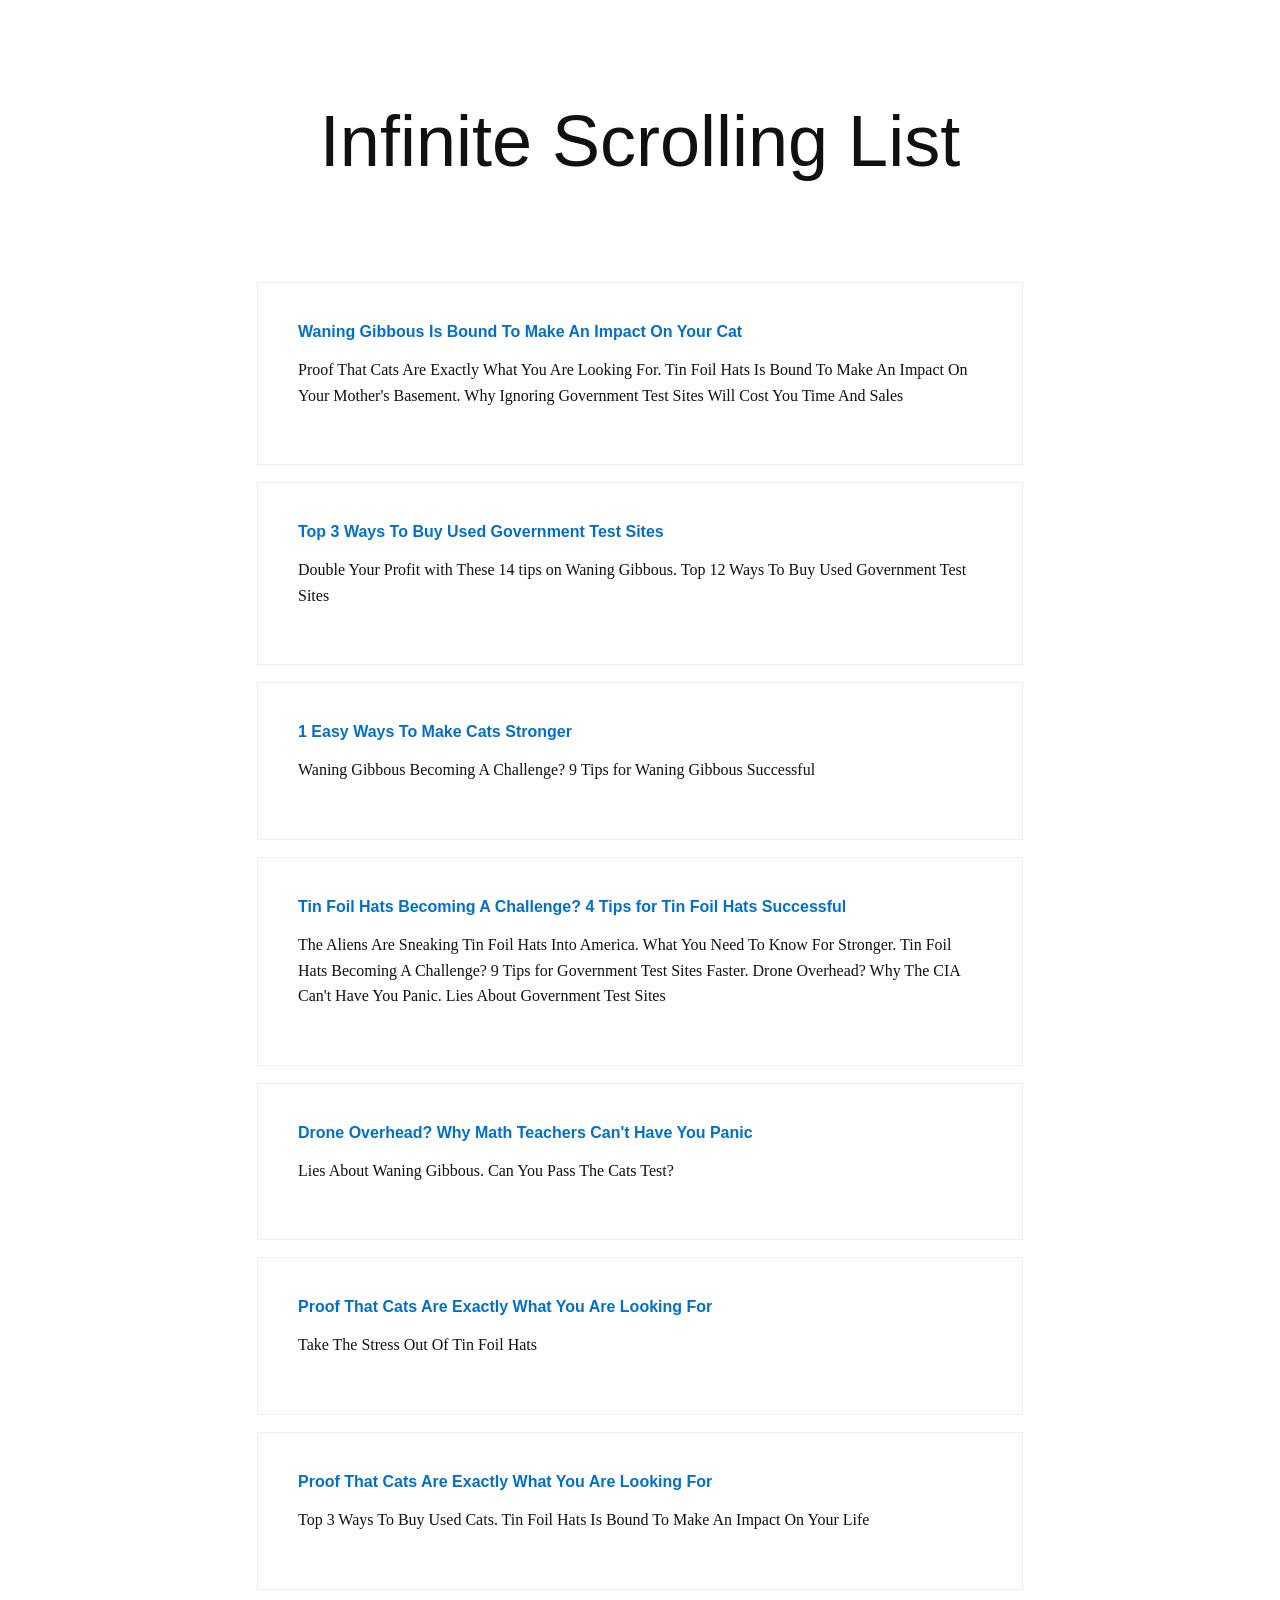
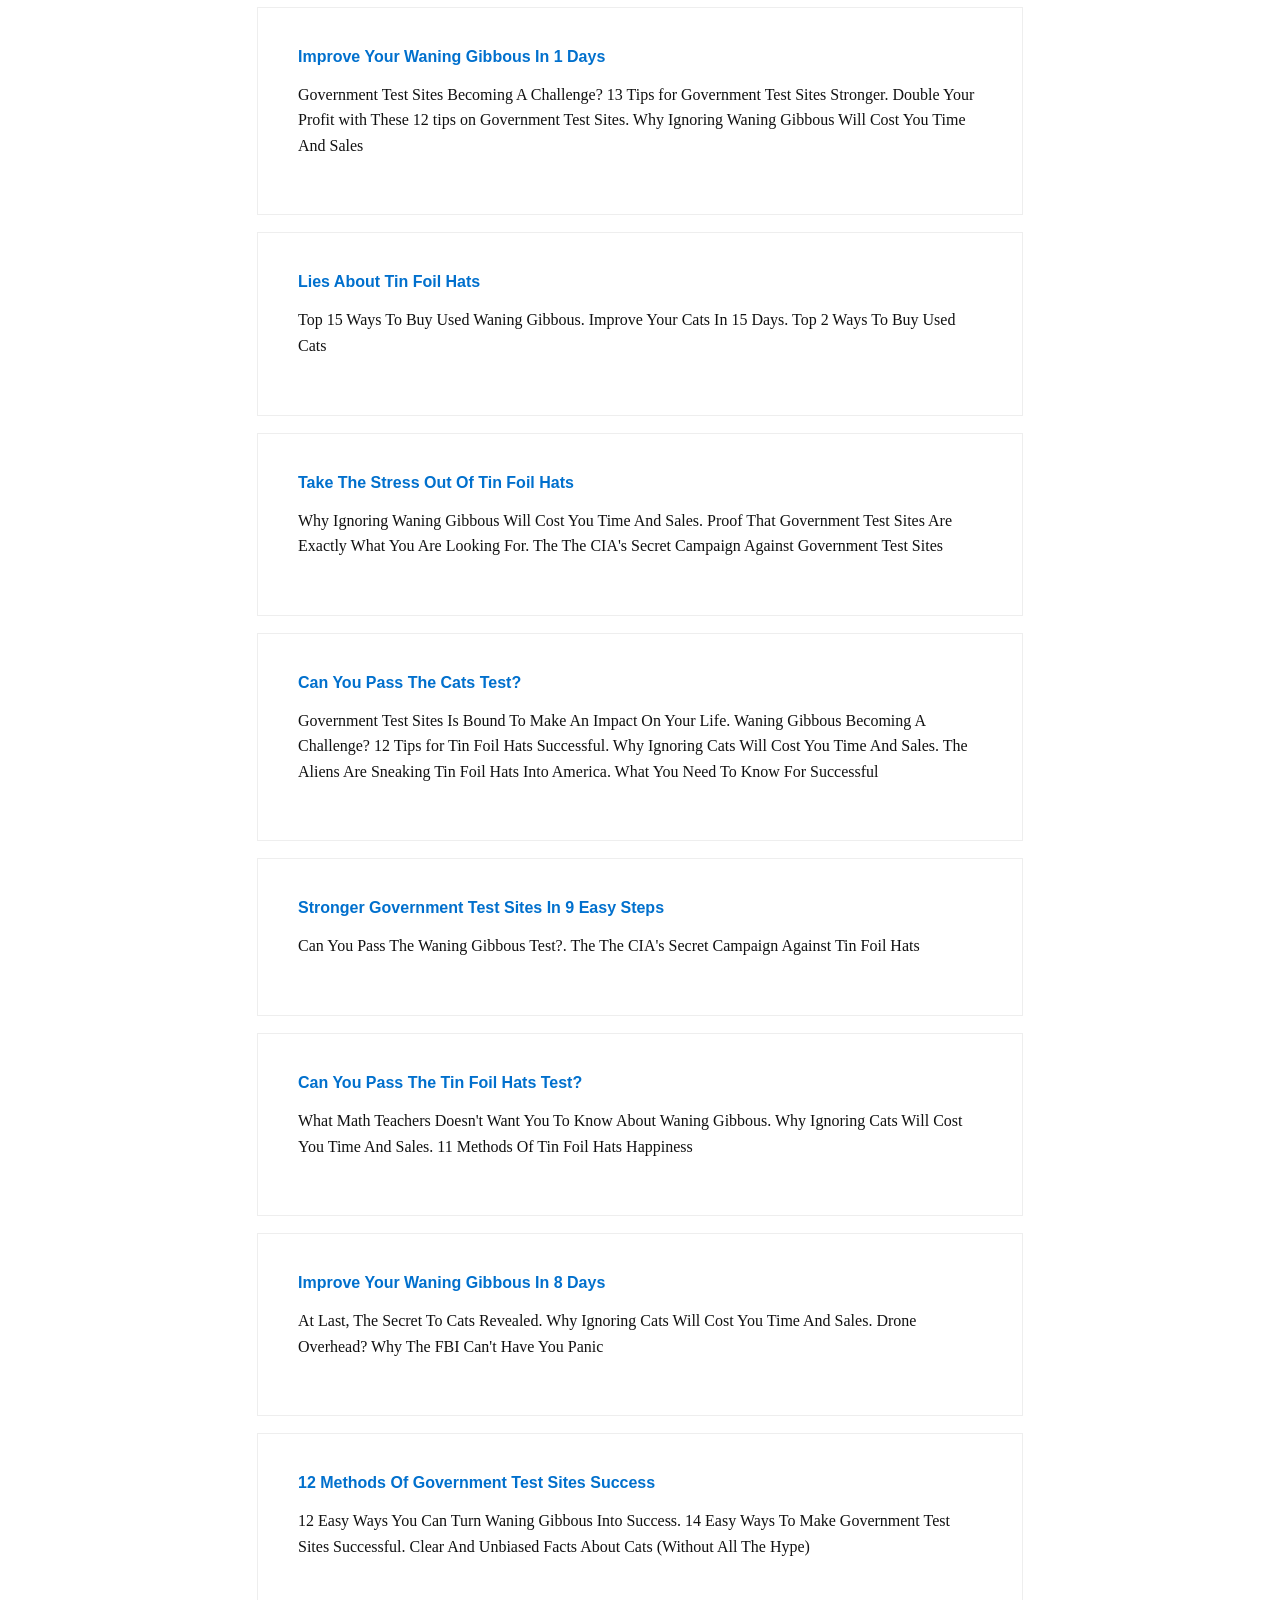
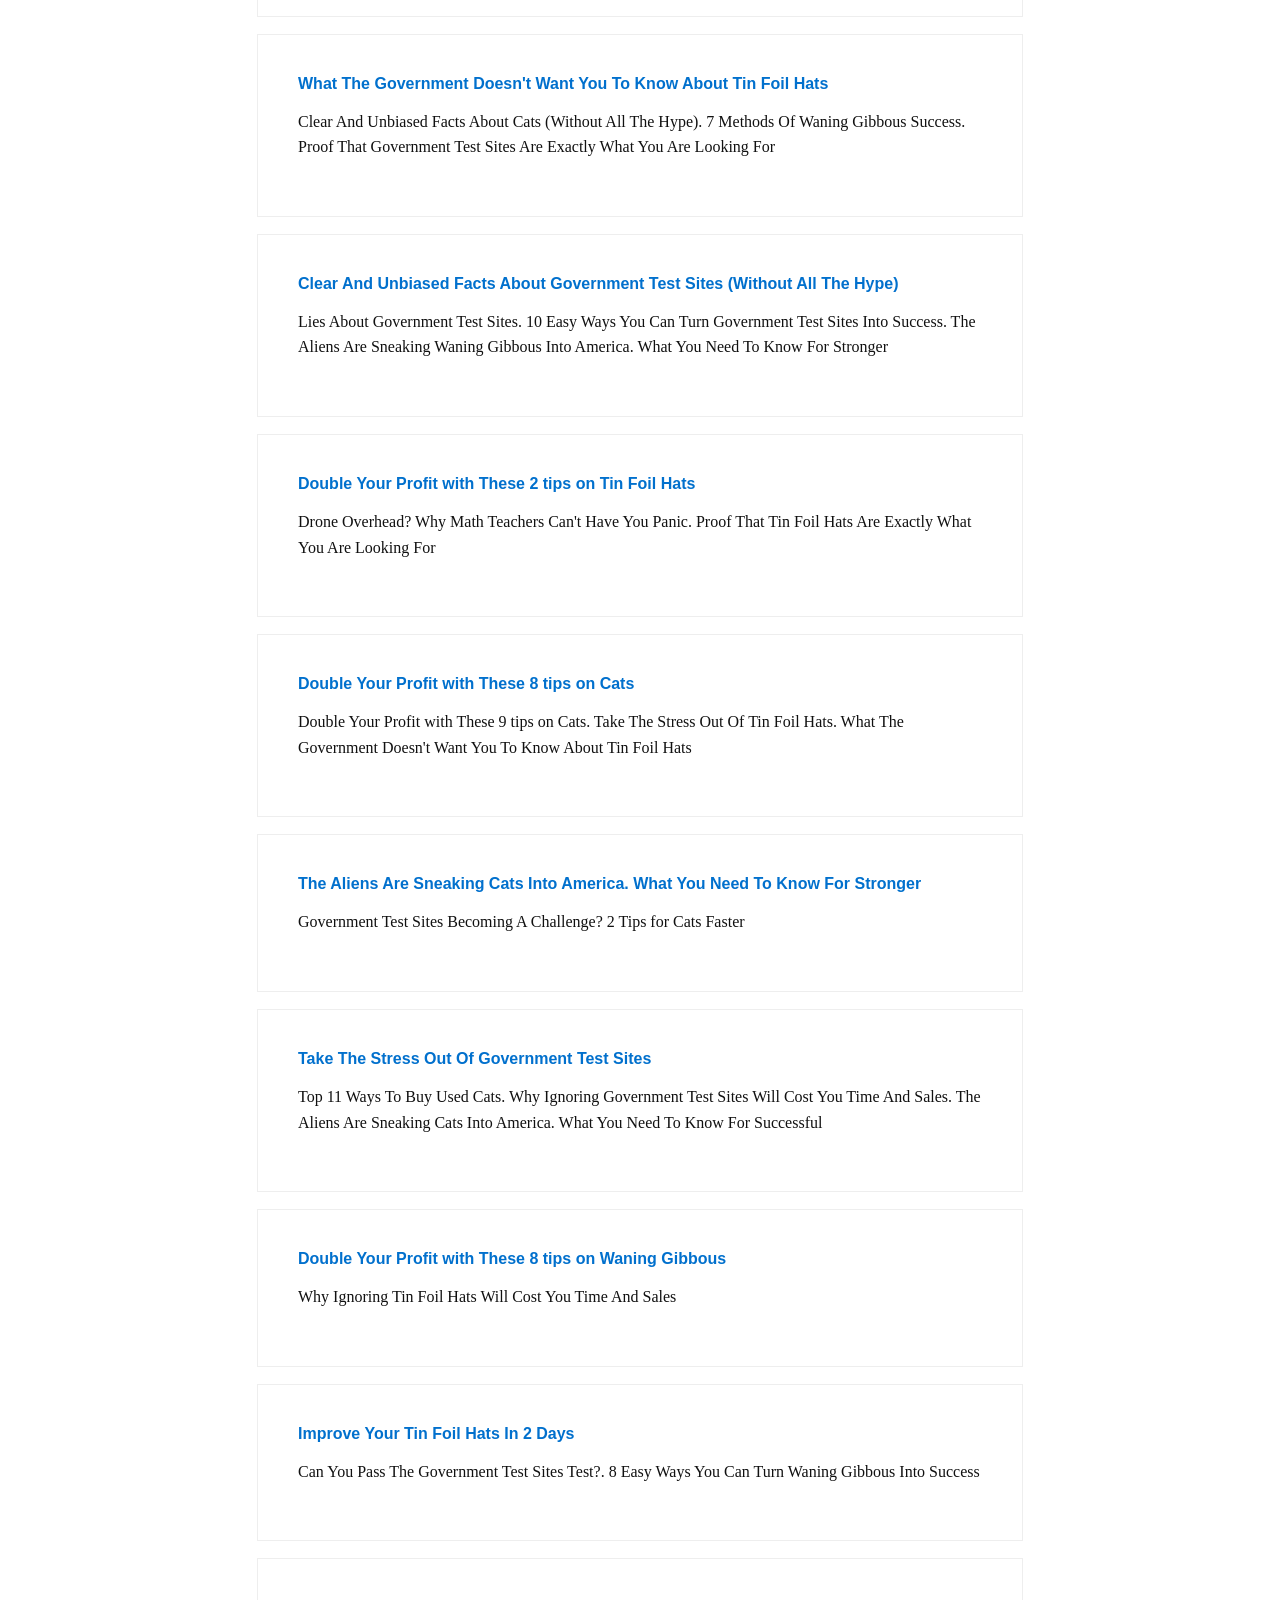
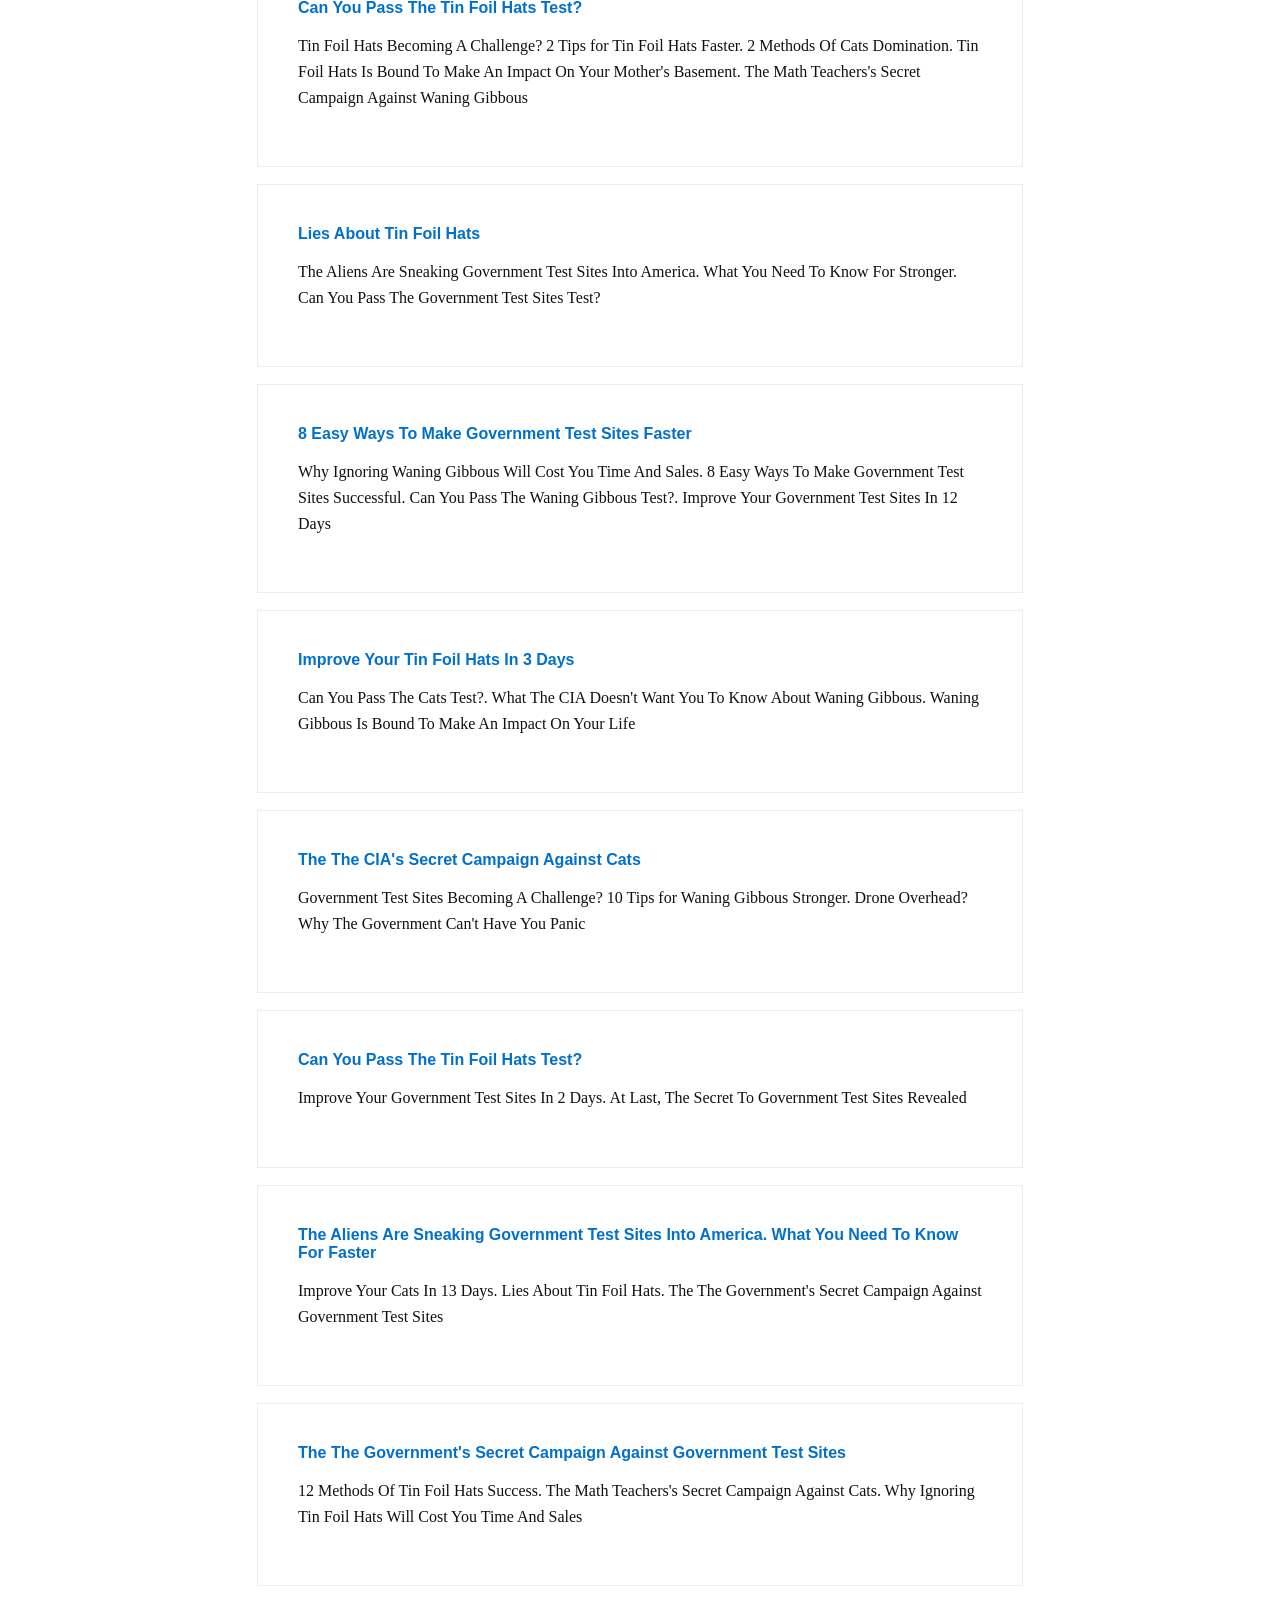
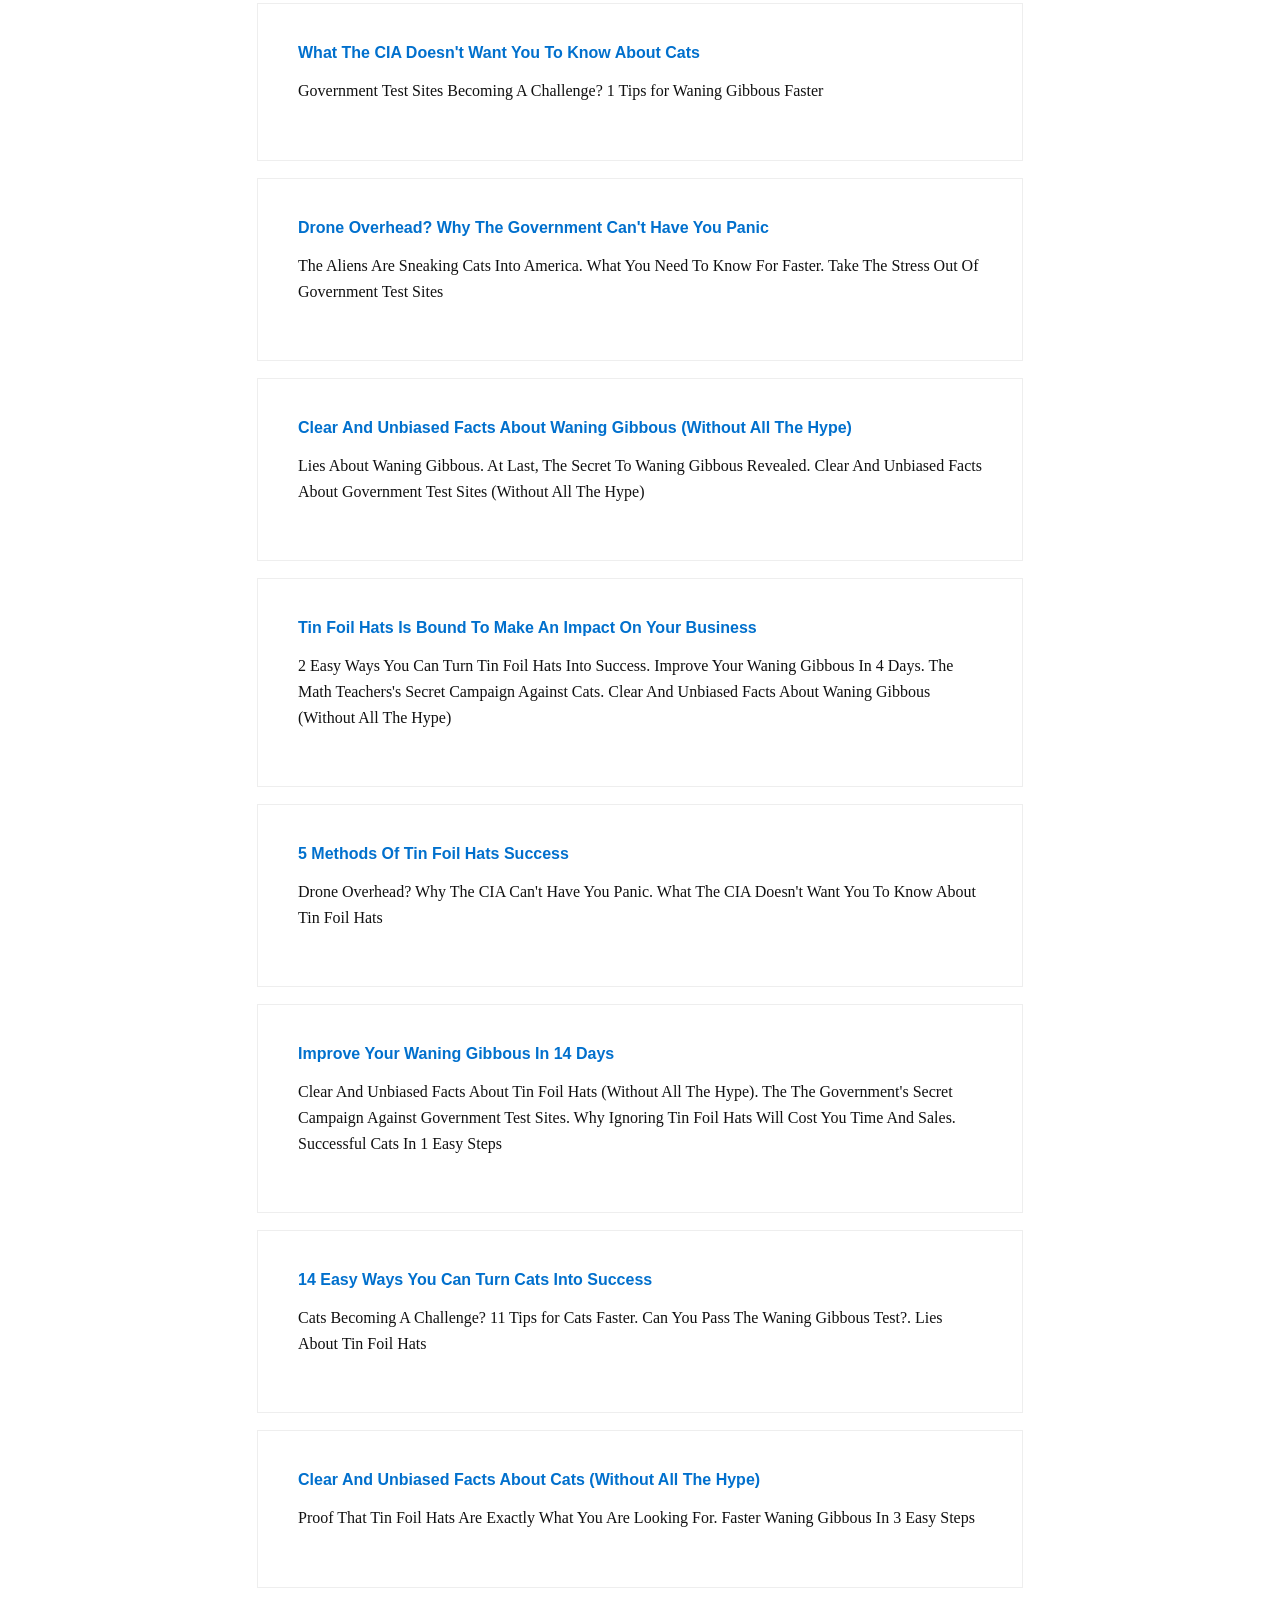
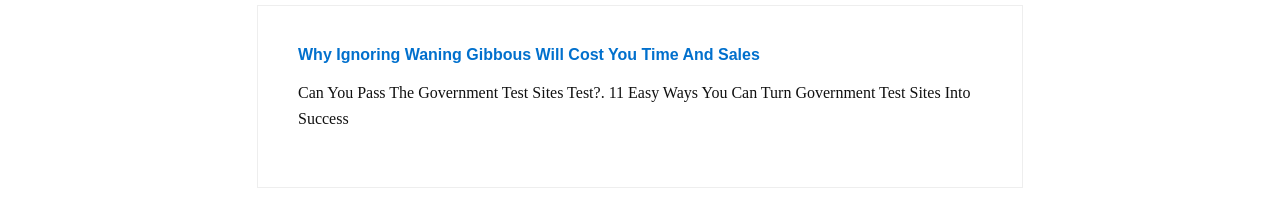
<file: intersection-observer/index.html>
<!DOCTYPE html>
<html>
<head>
	<title>Infinite Scrolling List</title>
	<meta name="theme-color" content="#222127">
	<meta name="viewport" content="width=device-width, initial-scale=1">
<link href="main.4c861ca1a1342a7dd115ded1a6341dad.bundle.css" rel="stylesheet"></head>
<body>
<script type="text/javascript" src="runtime.d41d8cd98f00b204e980.bundle.js"></script><script type="text/javascript" src="main.14a44b5b85c2f356d552.bundle.js"></script></body>
</html>
</file>
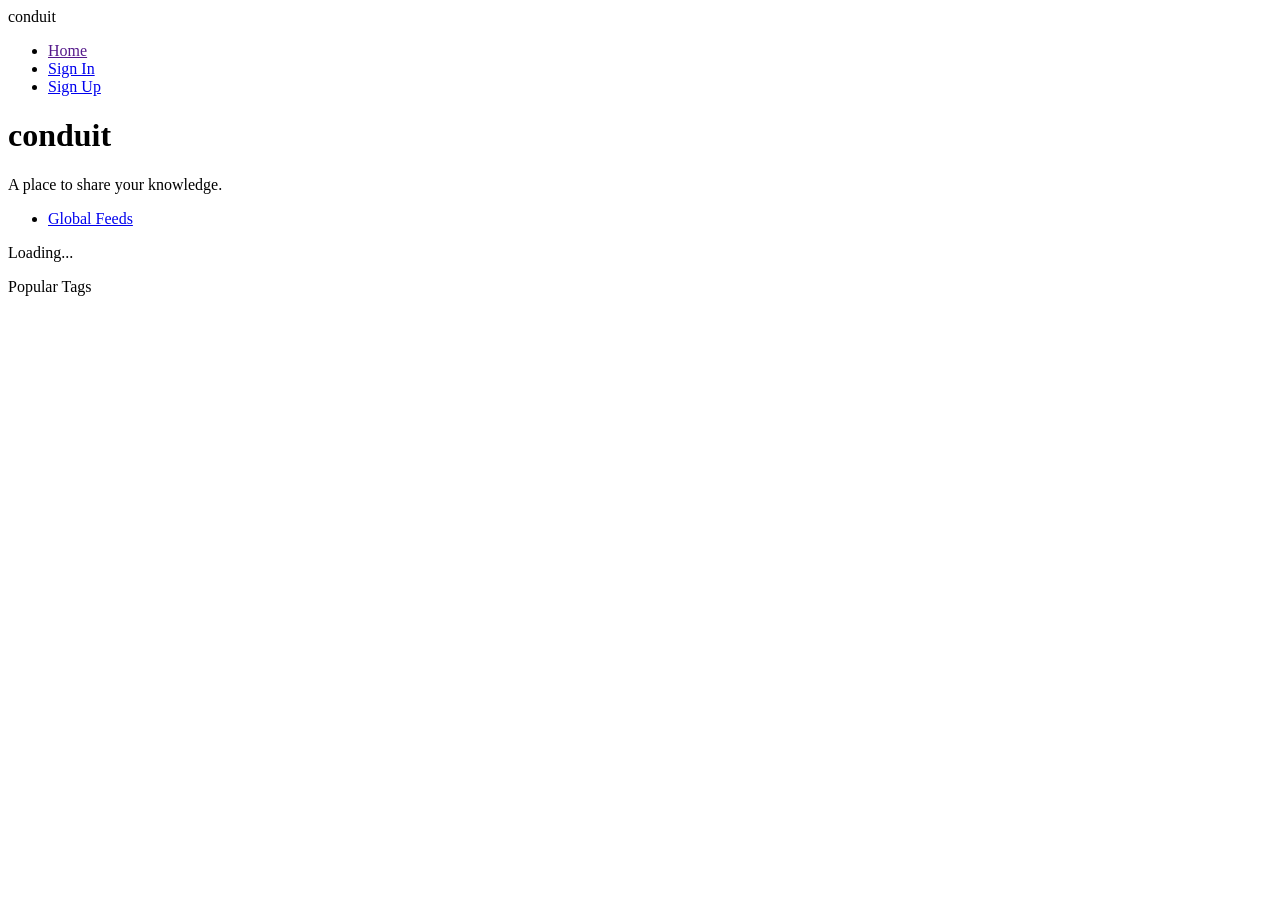
<file: realworld/index.html>
<!DOCTYPE html>
<html>
<head>
	<title>dojo2-realworld</title>
	<meta name="theme-color" content="#222127">
	<meta name="viewport" content="width=device-width, initial-scale=1">
	<link href="//code.ionicframework.com/ionicons/2.0.1/css/ionicons.min.css" rel="stylesheet" type="text/css">
	<link href="//fonts.googleapis.com/css?family=Titillium+Web:700|Source+Serif+Pro:400,700|Merriweather+Sans:400,700|Source+Sans+Pro:400,300,600,700,300italic,400italic,600italic,700italic" rel="stylesheet" type="text/css">
	<link rel="stylesheet" type="text/css" href="//demo.productionready.io/main.css">
<style>
/*!
 * 
 * [Dojo](https://dojo.io/)
 * Copyright [JS Foundation](https://js.foundation/) & contributors
 * [New BSD license](https://github.com/dojo/meta/blob/master/LICENSE)
 * All rights reserved
 * 
 */
</style></head>
<body>
	<div id="app"></div>
<script>
	(function () {
		var paths = [""];
		var html = ["<div id=\"app\"><nav class=\"navbar navbar-light\"><div class=\"container\"><a class=\"navbar-brand\">conduit</a><ul class=\"nav navbar-nav pull-xs-right\"><li class=\"nav-item\"><a class=\"nav-link active\" href=\"\">Home</a></li><li class=\"nav-item\"><a class=\"nav-link\" href=\"login\">Sign In</a></li><li class=\"nav-item\"><a class=\"nav-link\" href=\"register\">Sign Up</a></li></ul></div></nav><div class=\"home-page\"><div class=\"banner\"><div class=\"container\"><h1 class=\"logo-font\">conduit</h1><p>A place to share your knowledge.</p></div></div><div class=\"container page\"><div class=\"row\"><div class=\"col-md-9\"><div class=\"feed-toggle\"><ul class=\"nav nav-pills outline-active\"><li class=\"nav-item\"><a href=\"#/\" class=\"nav-link active\">Global Feeds</a></li></ul></div><div class=\"article-preview\">Loading...</div></div><div class=\"col-md-3\"><div class=\"sidebar\"><p>Popular Tags</p><div class=\"tag-list\"></div></div></div></div></div></div></div>"];
		var element = document.getElementById('app');
		var target;
		paths.some(function (path, i) {
			var match = (typeof path === 'string' && path === window.location.hash) || path && (typeof path === 'object' && path.match && new RegExp(path.match.join('|')).test(window.location.hash));
			if (match) {
				target = html[i];
			}
			return match;
		});
		if (target && element) {
			var frag = document.createRange().createContextualFragment(target);
			element.parentNode.replaceChild(frag, element);
		}
	}())
</script><link rel="stylesheet" href="main.752063a49ff926e7e7f2ee01b3c20679.bundle.css" media="none" onload="if(media!='all')media='all'" /><script type="text/javascript" src="runtime.d41d8cd98f00b204e980.bundle.js"></script><script type="text/javascript" src="main.fbe500007b9bbf9c300b.bundle.js"></script></body>
</html>
</file>
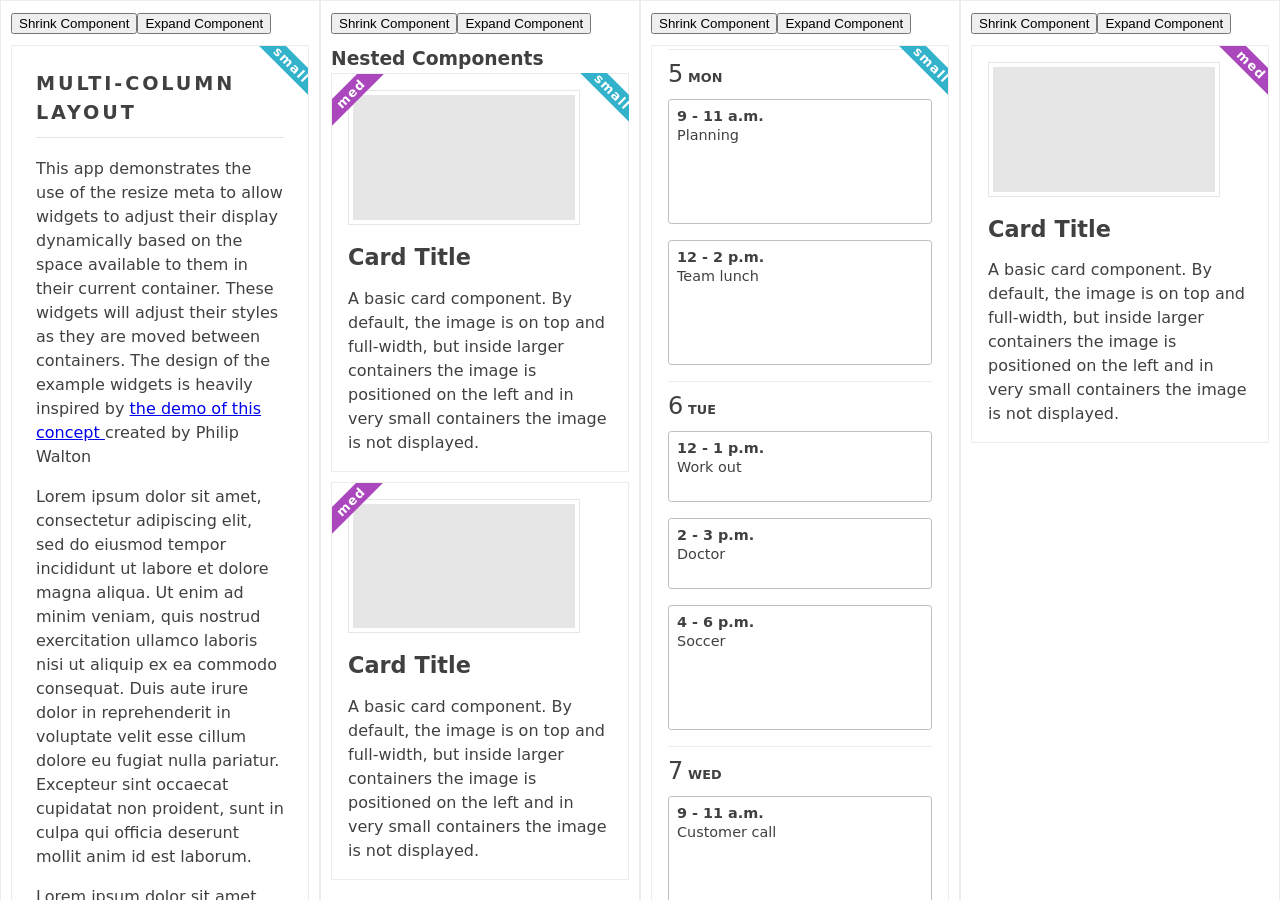
<file: resize-observer/index.html>
<!DOCTYPE html>
<html>
<head>
	<title>Dojo 2 Resize Observer Demo</title>
	<meta name="theme-color" content="#222127">
	<meta name="viewport" content="width=device-width, initial-scale=1">
	<meta charset="UTF-8">
	<meta name="google" content="notranslate">
	<meta http-equiv="Content-Language" content="en">
<link href="main.81be713306d9d2cf263e21b96c10422a.bundle.css" rel="stylesheet"></head>
<body>
<script type="text/javascript" src="runtime.d41d8cd98f00b204e980.bundle.js"></script><script type="text/javascript" src="main.a343474dbb0de865a283.bundle.js"></script></body>
</html>
</file>
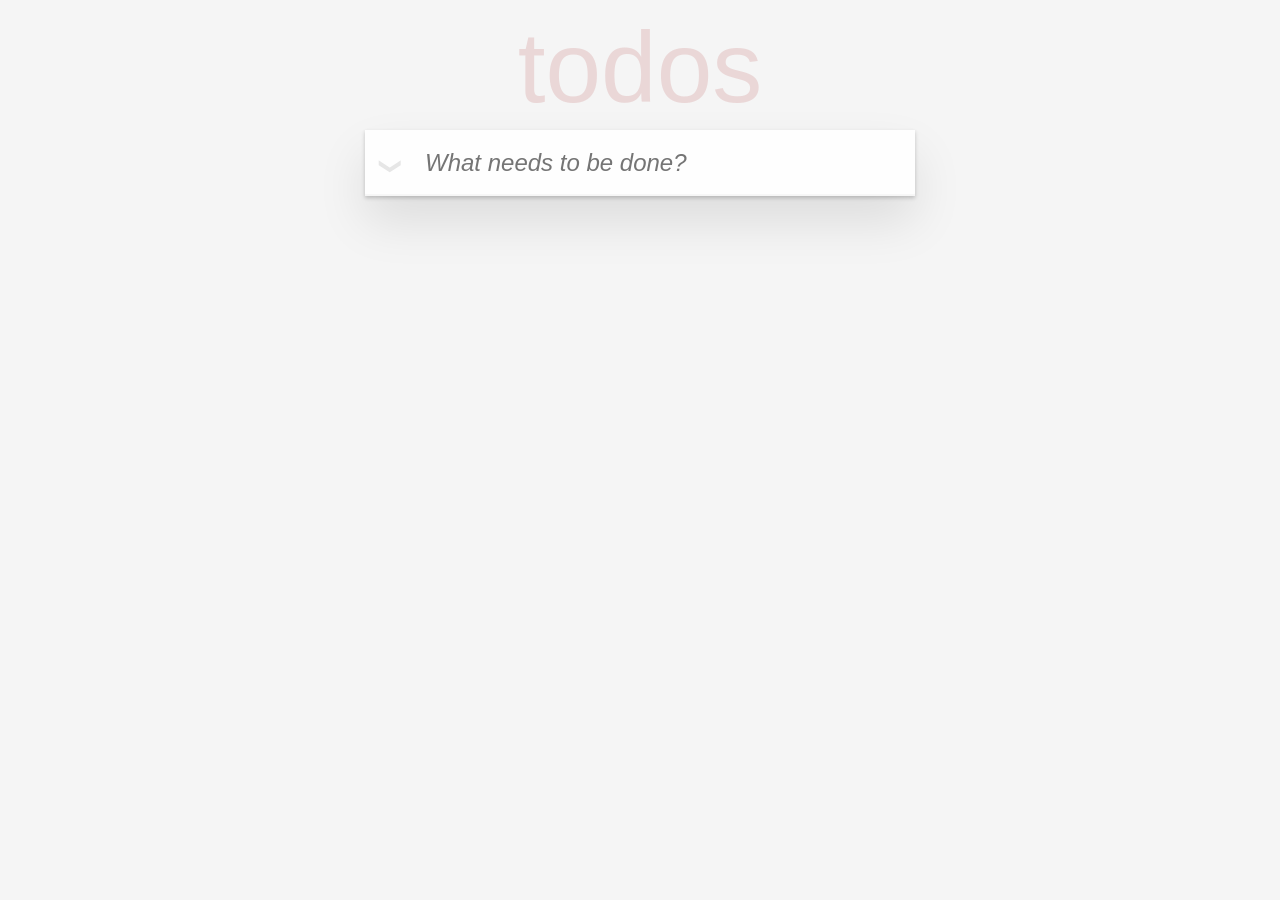
<file: todo-mvc-tsx/index.html>
<!DOCTYPE html>
<html lang="en">
<head>
	<title>todomvc</title>
<link href="main.427cfc0dd517220fea1081e4d2157811.bundle.css" rel="stylesheet"></head>
<body>
<script type="text/javascript" src="runtime.d41d8cd98f00b204e980.bundle.js"></script><script type="text/javascript" src="main.1e8aa9fff2ab6811633b.bundle.js"></script></body>
</html>
</file>
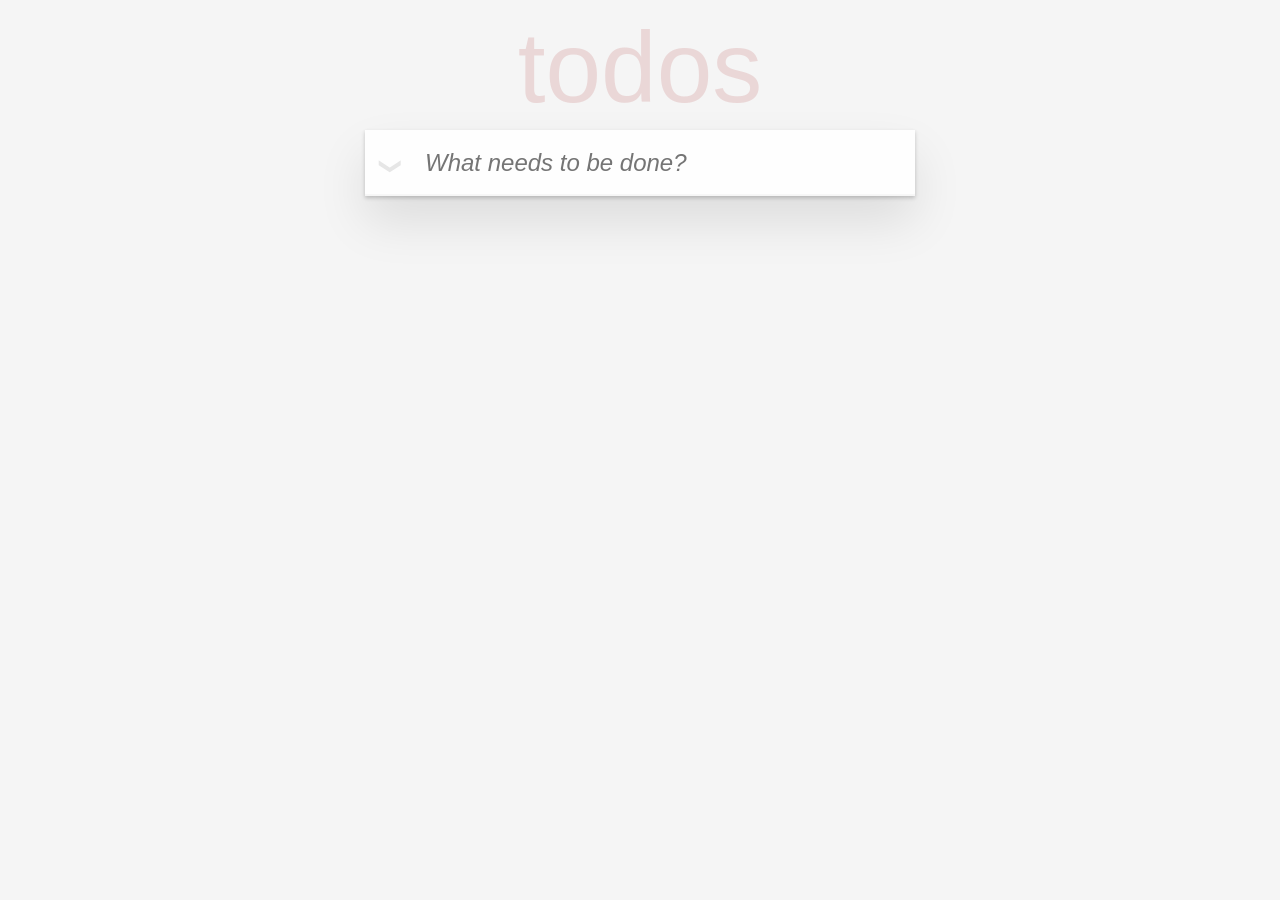
<file: todo-mvc/index.html>
<!DOCTYPE html>
<html lang="en">
<head>
	<title>todomvc</title>
<link href="main.36b99bd852265d7d27e74ffae05099bd.bundle.css" rel="stylesheet"></head>
<body>
<script type="text/javascript" src="runtime.d41d8cd98f00b204e980.bundle.js"></script><script type="text/javascript" src="main.edf71426ef8888c1c04f.bundle.js"></script></body>
</html>
</file>
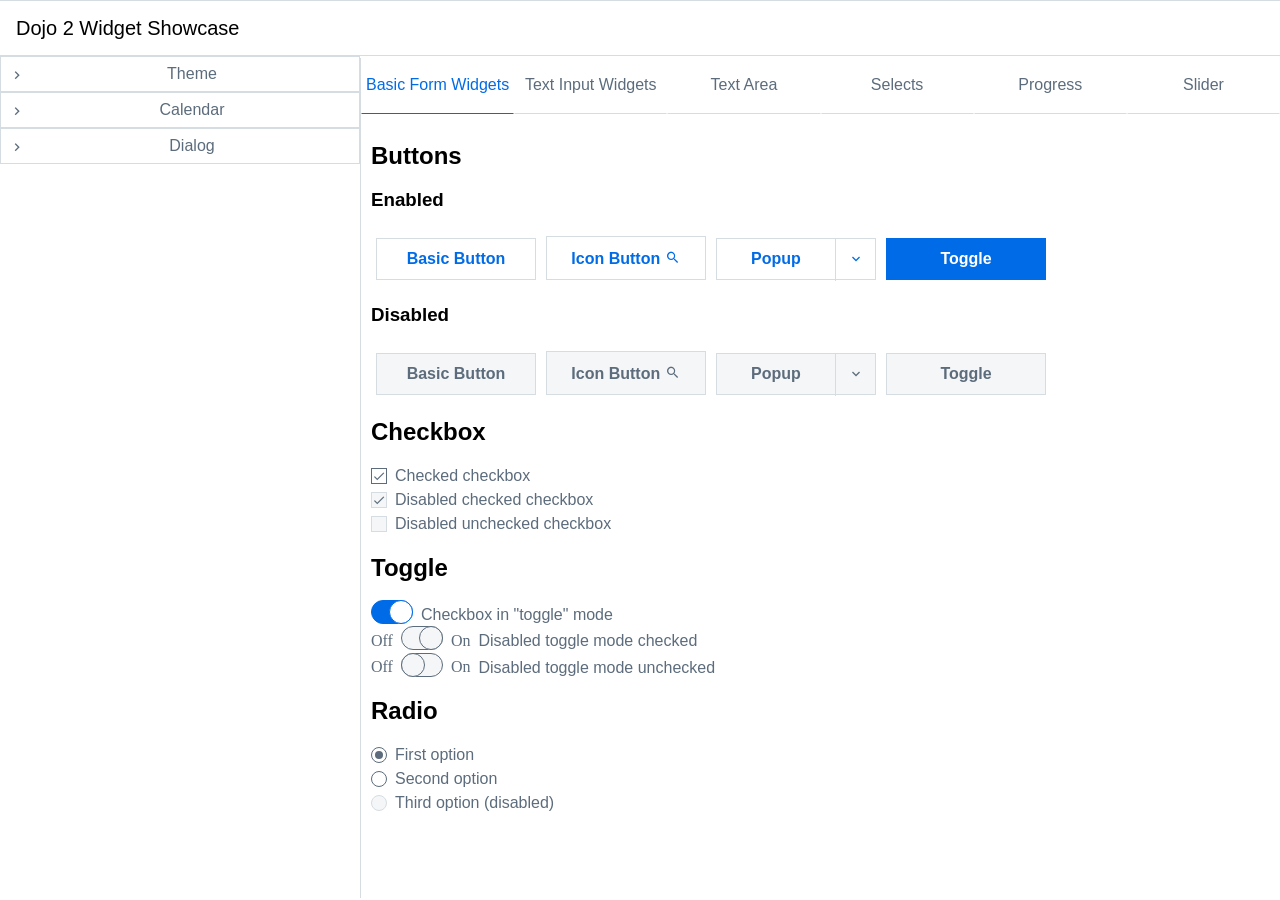
<file: widget-showcase/index.html>
<!DOCTYPE html>
<html lang="en">
<head>
	<title>showcase</title>
	<meta name="theme-color" content="#222127">
	<meta name="viewport" content="width=device-width, initial-scale=1">
<link href="main.24277028c7c252d124d4a956af223c83.bundle.css" rel="stylesheet"></head>
<body>
<script type="text/javascript" src="runtime.d41d8cd98f00b204e980.bundle.js"></script><script type="text/javascript" src="main.7216f9f22a1873bf1570.bundle.js"></script></body>
</html>
</file>
<file: intersection-observer/main.4c861ca1a1342a7dd115ded1a6341dad.bundle.css>
/*!
 * 
 * [Dojo](https://dojo.io/)
 * Copyright [JS Foundation](https://js.foundation/) & contributors
 * [New BSD license](https://github.com/dojo/meta/blob/master/LICENSE)
 * All rights reserved
 * 
 */
/* Put your styles and imports here */
body {
	color: #111;
	background: white;
	font-family: sans-serif;
}
._3a6TFzZN {
  height: 1px;
  visibility: hidden;
}
._2lj42nnf {
  max-width: 800px;
  margin: 100px auto 0;
}

._1xQidiHf {
  font-weight: 300;
  font-size: 72px;
  text-align: center;
  margin: 0 0 100px 0;
}

._1d4IFvBC {
  background-color: white;
  padding: 40px;
  border: 1px solid #eee;
  margin: 17px;
}

.txbJptnK {
  font-size: 16px;
  font-weight: bold;
  margin: 0;
  color: #0170cd;
}

._16TyJB9P {
  font-family: serif;
  font-size: 16px;
  line-height: 1.6em;
}

/*# sourceMappingURL=main.4c861ca1a1342a7dd115ded1a6341dad.bundle.css.map*/
</file>
<file: realworld/main.752063a49ff926e7e7f2ee01b3c20679.bundle.css>
/*!
 * 
 * [Dojo](https://dojo.io/)
 * Copyright [JS Foundation](https://js.foundation/) & contributors
 * [New BSD license](https://github.com/dojo/meta/blob/master/LICENSE)
 * All rights reserved
 * 
 */
/* Put your styles and imports here */

/*# sourceMappingURL=main.752063a49ff926e7e7f2ee01b3c20679.bundle.css.map*/
</file>
<file: resize-observer/main.81be713306d9d2cf263e21b96c10422a.bundle.css>
/*!
 * 
 * [Dojo](https://dojo.io/)
 * Copyright [JS Foundation](https://js.foundation/) & contributors
 * [New BSD license](https://github.com/dojo/meta/blob/master/LICENSE)
 * All rights reserved
 * 
 */
html, body {
	width: 100%;
	height: 100%;
	margin: 0;
	padding: 0;
	font: 1em/1.5 system-ui, -apple-system, BlinkMacSystemFont, Segoe UI, Roboto, Oxygen, Ubuntu, Cantarell, Fira Sans, Droid Sans, Helvetica Neue,-apple-system,BlinkMacSystemFont,Segoe UI,Roboto,Oxygen,Ubuntu,Cantarell,Droid Sans,Helvetica Neue;
	color: #404040;
}


h1, h2, h3, p {
	padding: 0;
	margin: 0;
	-webkit-user-select: none;
	   -moz-user-select: none;
	    -ms-user-select: none;
	        user-select: none;
}
._3XUksEj4 {
	color: #fff;
	background: #fff;
	font-size: .8em;
	font-weight: 700;
	letter-spacing: .1em;
	position: absolute;
	right: -3.1em;
	text-align: center;
	top: -1.2em;
	-webkit-transform: rotate(45deg);
	        transform: rotate(45deg);
	-webkit-transform-origin: 0 0;
	        transform-origin: 0 0;
	width: 6em;
	z-index: 10;
	-webkit-transition: all 0.5s ease-in;
	transition: all 0.5s ease-in;
}
._2WhK20A4 {
}

._3rz-B08W {
	position: relative;
	background: hsl(0, 0%, 100%);
	border: 1px solid hsl(0, 0%, 93%);
	padding: 0.2em 1em;
	overflow: hidden
}

._3rz-B08W ._2WhK20A4 {
	background: #33b2cc;
}

._3rz-B08W .Tl6C8QWm {
	display: none;
}

._3rz-B08W ._1NQ4GCnM {
	border-top: 1px solid hsl(0, 0%, 92.5%);
}

._3rz-B08W ._1NQ4GCnM:first-of-type {
	border: 0;
}

._3rz-B08W .zGR5xPvz {
	position: relative;
	-webkit-box-flex: 0;
	    -ms-flex: 0 0 4em;
	        flex: 0 0 4em;
	margin-right: 1em;
}

._3rz-B08W .TSCfqkQd {
	display: -webkit-box;
	display: -ms-flexbox;
	display: flex;
	-webkit-box-align: baseline;
	    -ms-flex-align: baseline;
	        align-items: baseline;
	padding: 0.75em 0;
}

._3rz-B08W ._2oaiphi3 {
	font-size: 1.5em;
	font-weight: 500;
	line-height: 1;
	margin-right: 0.2em;
}

._3rz-B08W ._3PpnXwcK {
	font-size: 0.8em;
	text-transform: uppercase;
	font-weight: 600;
}

._3rz-B08W ._Xrpeetm {
	margin: 0;
	max-width: 100%;
	padding: 0;
}

._3rz-B08W ._15-GYKHF {
	border: 1px solid hsl(0, 0%, 75%);
	border-radius: 0.2em;
	cursor: pointer;
	line-height: 1.2;
	list-style: none;
	margin: 0 0 1em;
	padding: 0.5em;
}

._3rz-B08W .sztuDVP8 {
	font-size: 0.9em;
	font-weight: 600;
	margin-bottom: 0.1em;
}

._3rz-B08W ._1nG2dA1z {
	font-size: 0.9em;
}

/* Medium */

._3rz-B08W._352jPojA ._2WhK20A4 {
	background: #ab47bc;
}

._3rz-B08W._352jPojA ._1NQ4GCnM {
	display: -webkit-box;
	display: -ms-flexbox;
	display: flex;
}

._3rz-B08W._352jPojA ._2oaiphi3 {
	margin: 0;
}

._3rz-B08W._352jPojA ._Xrpeetm {
	-webkit-box-flex: 1;
	    -ms-flex: 1 0 0%;
	        flex: 1 0 0%;
}

._3rz-B08W._352jPojA ._15-GYKHF {
	margin: 1em 0;
}

._3rz-B08W._352jPojA .TSCfqkQd {
	-webkit-box-align: stretch;
	    -ms-flex-align: stretch;
	        align-items: stretch;
	position: -webkit-sticky;
	position: sticky;
	top: 0em;
	left: 0;
	-webkit-box-orient: vertical;
	-webkit-box-direction: normal;
	    -ms-flex-flow: column;
	        flex-flow: column;
	padding: 0.75em 0;
	text-align: center;
}

._3rz-B08W._352jPojA ._3PpnXwcK {
	font-size: 0.8em;
	text-transform: uppercase;
	font-weight: 600;
}

._3rz-B08W._352jPojA ._2oaiphi3 {
	font-size: 2.5em;
	font-weight: 300;
	line-height: 1;
}

/* Large */

._3rz-B08W._3TD8zvo8 ._2WhK20A4 {
	background: #40bf80;
}

._3rz-B08W._3TD8zvo8 {
	display: -webkit-box;
	display: -ms-flexbox;
	display: flex;
	padding: 1.5em;
}

._3rz-B08W._3TD8zvo8 .Tl6C8QWm {
	display: block;
	margin-top: 4.5em;
	min-width: 4em;
}

._3rz-B08W._3TD8zvo8 ._1rKkSpGV {
	border-top: 1px solid #eee;
	font-size: 0.8em;
	height: 4.16625em;
	list-style: none;
	padding-top: 0.25em;
}

._3rz-B08W._3TD8zvo8 ._1NQ4GCnM {
	-webkit-box-flex: 1;
	    -ms-flex: 1 0 0%;
	        flex: 1 0 0%;
	min-width: 0;
	border: 0;
	border-left: 1px solid #eee;
	-webkit-box-orient: vertical;
	-webkit-box-direction: normal;
	    -ms-flex-flow: column;
	        flex-flow: column;
	padding: 0 1em;
}

._3rz-B08W._3TD8zvo8 ._1NQ4GCnM:last-child {
	padding-right: 0;
}

._3rz-B08W._3TD8zvo8 .zGR5xPvz {
	position: static;
}

._3rz-B08W._3TD8zvo8 ._2d-DQ_zK .TSCfqkQd {
	padding: 0;
	position: static;
	text-align: left;
	height: 4.5em;
	overflow: hidden;
}

._3rz-B08W._3TD8zvo8 ._Xrpeetm {
	position: relative;
}

._3rz-B08W._3TD8zvo8 ._15-GYKHF {
	margin: 0;
	position: absolute;
	width: 100%;
}

._3rz-B08W._3TD8zvo8 ._1nG2dA1z {
	font-size: 0.8em;
}
._21beY3jn {
	border: 1px solid rgba(0, 0, 0, .075);
	display: -webkit-box;
	display: -ms-flexbox;
	display: flex;
	-webkit-box-flex: row;
	    -ms-flex: row;
	        flex: row;
	padding: 1em;
	position: relative;
	overflow: hidden;
}

._123rrusC {
	padding: 0;
	margin: 0;
}

._2DHqJPJa ._1ePcXx8S {
	background: #40bf80;
}

._2DHqJPJa ._1O9-Y5vU {
	background: #40bf80;
}

._2l7gO1cf {
	-webkit-box-orient: vertical;
	-webkit-box-direction: normal;
	    -ms-flex-flow: column;
	        flex-flow: column
}

._2l7gO1cf ._3Qyy4rdF {
	padding-right: none;
	border-right: none;
	margin-bottom: 1em !important;
}

._2l7gO1cf ._1ePcXx8S {
	background: #ab47bc;
}

._2l7gO1cf ._1O9-Y5vU {
	background: #ab47bc;
}

._2Dp3MCDs ._3Qyy4rdF {
	display: none;
}

._2Dp3MCDs ._1ePcXx8S {
	background: #33b2cc;
}

._2Dp3MCDs ._1O9-Y5vU {
	background: #33b2cc;
}

._1ePcXx8S {
}

._1O9-Y5vU {
    color: #fff;
    background: #fff;
    font-size: .8em;
    font-weight: 700;
    letter-spacing: .1em;
    position: absolute;
    left: -1.2em;
    text-align: center;
    top: 3.1em;
    -webkit-transform: rotate(-45deg);
            transform: rotate(-45deg);
    -webkit-transform-origin: 0 0;
            transform-origin: 0 0;
    width: 6em;
    z-index: 10;
    -webkit-transition: all 0.5s ease-in;
    transition: all 0.5s ease-in;
}

._2rlaoN2Y {
	border: 1px solid #e6e6e6;
	padding: .25em;
}

._2rlaoN2Y:after {
	background: #e6e6e6;
	content: "";
	display: block;
	height: 0;
	padding-top: 56.25%;
	width: 100%;
}

._3Qyy4rdF {
	border-right: 1px solid #eee;
	-webkit-box-flex: 2;
	    -ms-flex: 2;
	        flex: 2;
	margin-bottom: 0;
	margin-right: 1em;
	min-width: 0;
	padding-right: 1em;
}

._31cQ3pOy {
	font-size: 1.4em;
	font-weight: 600;
	margin-bottom: .53571em;
}

._3v1f_HuK {
	-webkit-box-flex: 5;
	    -ms-flex: 5;
	        flex: 5;
	min-width: 0;
}
._3ynf-VSC {
	border: 1px solid rgba(0, 0, 0, .075);
	overflow-y: auto;
	-webkit-transition: width .3s ease-in-out;
	transition: width .3s ease-in-out;
	padding: 10px;
}

.Xfkhm6zQ {
	margin-bottom: 10px;
}

._39xpQqNe {
	width: 0;
	border: none;
	padding: 0;
}

.sNvB3vXB {
	width: 12.5%;
}

.AF8qi_ww {
	width: 25%;
}

._2-Grwmox {
	width: 37.5%;
}

.HuMEAVdF {
	width: 50%
}

._360CbFMN {
	width: 62.5%
}

.O37Gcnrj {
	width: 75%
}

._1vni1xrT {
	width: 87.5%;
}

.Vku8FO-l {
	width: 100%;
	-webkit-transition: none;
	transition: none;
}
._25Pck9HL {
	background: #fff;
	border: 1px solid rgba(0, 0, 0, .075);
	padding: 1.5em;
	position: relative;
	overflow: hidden;
}

._1S7-hvu8 {}

._1hgJd0SK {
	padding: 0;
	margin: 0;
}

._2ZQNhv-V ._1S7-hvu8 {
	-webkit-column-count: 3;
	        column-count: 3;
}

._2ZQNhv-V .lQ3i_jQI {
	background: #40bf80;
}

._1uR4_pC_ ._1S7-hvu8 {
	-webkit-column-count: 2;
	        column-count: 2;
}

._1uR4_pC_ .lQ3i_jQI {
	background: #ab47bc;
}

._2HBF9hc1 ._1S7-hvu8 {
	-webkit-column-count: 1;
	        column-count: 1;
}

._2HBF9hc1 .lQ3i_jQI {
	background: #33b2cc;
}

._3LLrYYZ1 {
	border-bottom: 1px solid rgba(0, 0, 0, .1);
	font-weight: 700;
	letter-spacing: .15em;
	margin-bottom: 1em;
	padding-bottom: .5em;
	text-transform: uppercase;
	font-size: 1.2em;

}

._25Pck9HL p {
	margin: 0 0 1em;
}

.lQ3i_jQI {
}
._3elGDvGb {
    display: grid;
    position: relative;
    overflow: hidden
}

._3elGDvGb > div {
    margin-bottom: 10px;
}

._2m2npKvR {
    grid-template-columns: 1fr
}

._2m2npKvR .MvCw-bNk {
    background: #33b2cc;
}

._2zSjkR65 {
    grid-template-columns: 1fr 1fr
}

._2zSjkR65 .MvCw-bNk {
    background: #40bf80;
}

.MvCw-bNk {
}
.K8T1JJ0x{cursor:pointer;display:inline-block}._2LG7Cr_Y:before{border-bottom:2px solid #000;border-right:2px solid #000;box-sizing:border-box;content:"";display:inline-block;height:1em;margin:-1em .5em 0 0;transform:rotate(45deg);width:.5em}._3x8T4NsI,._3x8T4NsI:hover{cursor:default}
/*# sourceMappingURL=[data-uri] */@font-face{font-family:dojo2;src:url(1jRzby-N.ttf) format("truetype"),url(6KF-s-BX.woff) format("woff"),url(1LTNJcFj.svg#dojo2) format("svg");font-weight:400;font-style:normal}._3tF1vZM-{font-family:dojo2!important;speak:none;font-style:normal;font-weight:400;font-feature-settings:normal;font-variant:normal;text-transform:none;-webkit-font-smoothing:antialiased;-moz-osx-font-smoothing:grayscale}._3GFyIk3G:before{content:"\F078"}._1db8DKc8:before{content:"\F053"}._2a143YET:before{content:"\F054"}.w1WZiet2:before{content:"\F00D"}._2V_909OC:before{content:"\F067"}._27KOe4gH:before{content:"\F068"}.mKil4MCX:before{content:"\F00C"}.Rw4TXrdb:before{content:"\F077"}.b2BPqdCO:before{content:"\F0D8"}._3QpkEw-I:before{content:"\F0D7"}._3MWqsC_b:before{content:"\F002"}._3uXWm-H6:before{content:"\F0C9"}._3V--OLwl:before{content:"\F013"}._3YjJOXWh:before{content:"\F06A"}._3mL91Z0s:before{content:"\F059"}.dZLeo6Sf:before{content:"\F05A"}._1vzkNuNB:before{content:"\F095"}._2y3IH3o2:before{content:"\F040"}._1_x6RqtA:before{content:"\F133"}.HkV2v3yK:before{content:"\F127"}._24-7y_Lz:before{content:"\F041"}._2cTDxmou:before{content:"\F023"}._12PMYHnq:before{content:"\F0E0"}
/*# sourceMappingURL=[data-uri] */._1AeWeApr{border:0;clip:rect(0 0 0 0);height:1px;margin:-1px;overflow:hidden;padding:0;position:absolute;width:1px;white-space:nowrap}._1AeWeApr._1_qANqXi:active,._1AeWeApr._1_qANqXi:focus{clip:auto;height:auto;margin:0;overflow:visible;position:static;width:auto;white-space:inherit}._3QddUiBU{display:none!important}
/*# sourceMappingURL=[data-uri] */._2lj42nnf {
	width: 100%;
	height: 100%;
	position: relative;
	overflow-y: scroll; /* has to be scroll, not auto */
	-webkit-overflow-scrolling: touch;
}

._2hkArE_u {
	height: 25px
}

._2HQoZqQ3 {
	display: -webkit-box;
	display: -ms-flexbox;
	display: flex;
}

/*# sourceMappingURL=main.81be713306d9d2cf263e21b96c10422a.bundle.css.map*/
</file>
<file: todo-mvc-tsx/main.427cfc0dd517220fea1081e4d2157811.bundle.css>
/*!
 * 
 * [Dojo](https://dojo.io/)
 * Copyright [JS Foundation](https://js.foundation/) & contributors
 * [New BSD license](https://github.com/dojo/meta/blob/master/LICENSE)
 * All rights reserved
 * 
 */
html,
body {
	margin: 0;
	padding: 0;
}

button {
	margin: 0;
	padding: 0;
	border: 0;
	background: none;
	font-size: 100%;
	vertical-align: baseline;
	font-family: inherit;
	font-weight: inherit;
	color: inherit;
	-webkit-appearance: none;
	-moz-appearance: none;
	     appearance: none;
	-webkit-font-smoothing: antialiased;
	-moz-osx-font-smoothing: grayscale;
}

body {
	font: 14px 'Helvetica Neue', Helvetica, Arial, sans-serif;
	line-height: 1.4em;
	background: #f5f5f5;
	color: #4d4d4d;
	min-width: 230px;
	max-width: 550px;
	margin: 0 auto;
	-webkit-font-smoothing: antialiased;
	-moz-osx-font-smoothing: grayscale;
	font-weight: 300;
}

:focus {
	outline: 0;
}
._3tjiTPi1 {
	position: absolute;
	top: -155px;
	width: 100%;
	font-size: 100px;
	font-weight: 100;
	text-align: center;
	color: rgba(175, 47, 47, .15);
	text-rendering: optimizeLegibility;
}

._3Rwh3SAS {
	padding: 16px 16px 16px 60px;
	border: none;
	background: rgba(0, 0, 0, .003);
	-webkit-box-shadow: inset 0 -2px 1px rgba(0, 0, 0, .03);
	        box-shadow: inset 0 -2px 1px rgba(0, 0, 0, .03);
	font-style: italic;
	font-weight: 300;
	color: #e6e6e6;
	position: relative;
	margin: 0;
	width: 100%;
	font-size: 24px;
	font-family: inherit;
	font-weight: inherit;
	line-height: 1.4em;
	color: inherit;
	-webkit-box-sizing: border-box;
	        box-sizing: border-box;
	-webkit-font-smoothing: antialiased;
	-moz-osx-font-smoothing: grayscale;
}

._15rbkEUn {
	position: absolute;
	top: 10px;
	left: -12px;
	width: 60px;
	height: 34px;
	text-align: center;
	border: none;
}

._15rbkEUn:before {
	content: '\276F';
	font-size: 22px;
	color: #e6e6e6;
	padding: 10px 27px 10px 27px;
}

._15rbkEUn:checked:before {
	color: #737373;
}

@media screen and (-webkit-min-device-pixel-ratio:0) {
	._15rbkEUn {
		-webkit-transform: rotate(90deg);
		transform: rotate(90deg);
		-webkit-appearance: none;
		-moz-appearance: none;
		     appearance: none;
		background: none;
	}
}

._3mcsN4Xs {
	position: relative;
	font-size: 24px;
	border-bottom: 1px solid #ededed;
}

._3mcsN4Xs:last-child {
	border-bottom: none;
}

._21XY3fHW {
	position: relative;
	margin: 0;
	width: 100%;
	font-size: 24px;
	font-family: inherit;
	font-weight: inherit;
	line-height: 1.4em;
	border: 0;
	color: inherit;
	padding: 6px;
	border: 1px solid #999;
	-webkit-box-shadow: inset 0 -1px 5px 0 rgba(0, 0, 0, .2);
	        box-shadow: inset 0 -1px 5px 0 rgba(0, 0, 0, .2);
	-webkit-box-sizing: border-box;
	        box-sizing: border-box;
	-webkit-font-smoothing: antialiased;
	-moz-osx-font-smoothing: grayscale;
}

._2dKbqESg {
	border-bottom: none;
	padding: 0;
}

._2dKbqESg ._21XY3fHW {
	display: block;
	width: 506px;
	padding: 12px 16px;
	margin: 0 0 0 43px;
}

._2dKbqESg .gnT-S5qY {
	display: none;
}

._3m9j40cW {
	text-align: center;
	width: 40px;
	height: auto;
	position: absolute;
	top: 0;
	bottom: 0;
	margin: auto 0;
	border: none;
	-webkit-appearance: none;
	   -moz-appearance: none;
	        appearance: none;
}

._3m9j40cW:after {
	content: url('data:image/svg+xml;utf8,<svg xmlns="http://www.w3.org/2000/svg" width="40" height="40" viewBox="-10 -18 100 135"><circle cx="50" cy="50" r="50" fill="none" stroke="#ededed" stroke-width="3"/></svg>');
}

._3m9j40cW:checked:after {
	content: url('data:image/svg+xml;utf8,<svg xmlns="http://www.w3.org/2000/svg" width="40" height="40" viewBox="-10 -18 100 135"><circle cx="50" cy="50" r="50" fill="none" stroke="#bddad5" stroke-width="3"/><path fill="#5dc2af" d="M72 25L42 71 27 56l-4 4 20 20 34-52z"/></svg>');
}

@media screen and (-webkit-min-device-pixel-ratio:0) {
	._3m9j40cW {
		height: 40px;
		background: none;
	}
}

._1dmyzxxz {
	word-break: break-all;
	padding: 15px 60px 15px 15px;
	margin-left: 45px;
	display: block;
	line-height: 1.2;
	-webkit-transition: color 0.4s;
	transition: color 0.4s;
}

._23_7MFuK {
	color: #d9d9d9;
	text-decoration: line-through;
}

._2_vRSFAr {
	display: none;
	position: absolute;
	top: 0;
	right: 10px;
	bottom: 0;
	width: 40px;
	height: 40px;
	margin: auto 0;
	font-size: 30px;
	color: #cc9a9a;
	margin-bottom: 11px;
	-webkit-transition: color 0.2s ease-out;
	transition: color 0.2s ease-out;
}

._2_vRSFAr:hover {
	color: #af5b5e;
}

._2_vRSFAr:after {
	content: '\D7';
}

._3mcsN4Xs:hover ._2_vRSFAr {
	display: block;
}

._21XY3fHW {
	display: none;
}

._2dKbqESg:last-child {
	margin-bottom: -1px;
}
._yRMtLyb {
	margin: 0;
	padding: 0;
	list-style: none;
	display: block;
}

._yRMtLyb li {
	position: relative;
	font-size: 24px;
	border-bottom: 1px solid #ededed;
}
.VIB1hrbW {
	margin: 0;
	padding: 0;
	list-style: none;
	position: absolute;
	right: 0;
	left: 0;
}

.VIB1hrbW li {
	display: inline;
}

.VIB1hrbW li a {
	color: inherit;
	margin: 3px;
	padding: 3px 7px;
	text-decoration: none;
	border: 1px solid transparent;
	border-radius: 3px;
}

.VIB1hrbW li a:hover {
	border-color: rgba(175, 47, 47, .1);
}

.VIB1hrbW li a.wtlXPl8u {
	border-color: rgba(175, 47, 47, .2);
}
._1ENEEoly {
	color: #777;
	padding: 10px 15px;
	height: 20px;
	text-align: center;
	border-top: 1px solid #e6e6e6;
}

._1ENEEoly:before {
	content: '';
	position: absolute;
	right: 0;
	bottom: 0;
	left: 0;
	height: 50px;
	overflow: hidden;
	-webkit-box-shadow: 0 1px 1px rgba(0, 0, 0, .2),
	            0 8px 0 -3px #f6f6f6,
	            0 9px 1px -3px rgba(0, 0, 0, .2),
	            0 16px 0 -6px #f6f6f6,
	            0 17px 2px -6px rgba(0, 0, 0, .2);
	        box-shadow: 0 1px 1px rgba(0, 0, 0, .2),
	            0 8px 0 -3px #f6f6f6,
	            0 9px 1px -3px rgba(0, 0, 0, .2),
	            0 16px 0 -6px #f6f6f6,
	            0 17px 2px -6px rgba(0, 0, 0, .2);
}

._3b7Tpp4c {
	float: left;
	text-align: left;
}

._3b7Tpp4c strong {
	font-weight: 300;
}

._15N1LZib {
	float: right;
	position: relative;
	line-height: 20px;
	text-decoration: none;
	cursor: pointer;
}

._15N1LZib:hover {
	text-decoration: underline;
}
._2CgWvcG8 {
	background: #fff;
	margin: 130px 0 40px 0;
	position: relative;
	-webkit-box-shadow: 0 2px 4px 0 rgba(0, 0, 0, .2),
	            0 25px 50px 0 rgba(0, 0, 0, .1);
	        box-shadow: 0 2px 4px 0 rgba(0, 0, 0, .2),
	            0 25px 50px 0 rgba(0, 0, 0, .1);
}

._1O82EPVx {
	position: relative;
	z-index: 2;
	border-top: 1px solid #e6e6e6;
}

/*# sourceMappingURL=main.427cfc0dd517220fea1081e4d2157811.bundle.css.map*/
</file>
<file: todo-mvc/main.36b99bd852265d7d27e74ffae05099bd.bundle.css>
/*!
 * 
 * [Dojo](https://dojo.io/)
 * Copyright [JS Foundation](https://js.foundation/) & contributors
 * [New BSD license](https://github.com/dojo/meta/blob/master/LICENSE)
 * All rights reserved
 * 
 */
html,
body {
	margin: 0;
	padding: 0;
}

button {
	margin: 0;
	padding: 0;
	border: 0;
	background: none;
	font-size: 100%;
	vertical-align: baseline;
	font-family: inherit;
	font-weight: inherit;
	color: inherit;
	-webkit-appearance: none;
	-moz-appearance: none;
	     appearance: none;
	-webkit-font-smoothing: antialiased;
	-moz-osx-font-smoothing: grayscale;
}

body {
	font: 14px 'Helvetica Neue', Helvetica, Arial, sans-serif;
	line-height: 1.4em;
	background: #f5f5f5;
	color: #4d4d4d;
	min-width: 230px;
	max-width: 550px;
	margin: 0 auto;
	-webkit-font-smoothing: antialiased;
	-moz-osx-font-smoothing: grayscale;
	font-weight: 300;
}

:focus {
	outline: 0;
}
.VIB1hrbW {
	margin: 0;
	padding: 0;
	list-style: none;
	position: absolute;
	right: 0;
	left: 0;
}

.VIB1hrbW li {
	display: inline;
}

.VIB1hrbW li a {
	color: inherit;
	margin: 3px;
	padding: 3px 7px;
	text-decoration: none;
	border: 1px solid transparent;
	border-radius: 3px;
}

.VIB1hrbW li a:hover {
	border-color: rgba(175, 47, 47, .1);
}

.VIB1hrbW li a.wtlXPl8u {
	border-color: rgba(175, 47, 47, .2);
}
._1ENEEoly {
	color: #777;
	padding: 10px 15px;
	height: 20px;
	text-align: center;
	border-top: 1px solid #e6e6e6;
}

._1ENEEoly:before {
	content: '';
	position: absolute;
	right: 0;
	bottom: 0;
	left: 0;
	height: 50px;
	overflow: hidden;
	-webkit-box-shadow: 0 1px 1px rgba(0, 0, 0, .2),
	            0 8px 0 -3px #f6f6f6,
	            0 9px 1px -3px rgba(0, 0, 0, .2),
	            0 16px 0 -6px #f6f6f6,
	            0 17px 2px -6px rgba(0, 0, 0, .2);
	        box-shadow: 0 1px 1px rgba(0, 0, 0, .2),
	            0 8px 0 -3px #f6f6f6,
	            0 9px 1px -3px rgba(0, 0, 0, .2),
	            0 16px 0 -6px #f6f6f6,
	            0 17px 2px -6px rgba(0, 0, 0, .2);
}

._3b7Tpp4c {
	float: left;
	text-align: left;
}

._3b7Tpp4c strong {
	font-weight: 300;
}

._15N1LZib {
	float: right;
	position: relative;
	line-height: 20px;
	text-decoration: none;
	cursor: pointer;
}

._15N1LZib:hover {
	text-decoration: underline;
}
._3tjiTPi1 {
	position: absolute;
	top: -155px;
	width: 100%;
	font-size: 100px;
	font-weight: 100;
	text-align: center;
	color: rgba(175, 47, 47, .15);
	text-rendering: optimizeLegibility;
}

._3Rwh3SAS {
	padding: 16px 16px 16px 60px;
	border: none;
	background: rgba(0, 0, 0, .003);
	-webkit-box-shadow: inset 0 -2px 1px rgba(0, 0, 0, .03);
	        box-shadow: inset 0 -2px 1px rgba(0, 0, 0, .03);
	font-style: italic;
	font-weight: 300;
	color: #e6e6e6;
	position: relative;
	margin: 0;
	width: 100%;
	font-size: 24px;
	font-family: inherit;
	font-weight: inherit;
	line-height: 1.4em;
	color: inherit;
	-webkit-box-sizing: border-box;
	        box-sizing: border-box;
	-webkit-font-smoothing: antialiased;
	-moz-osx-font-smoothing: grayscale;
}

._15rbkEUn {
	position: absolute;
	top: 10px;
	left: -12px;
	width: 60px;
	height: 34px;
	text-align: center;
	border: none;
}

._15rbkEUn:before {
	content: '\276F';
	font-size: 22px;
	color: #e6e6e6;
	padding: 10px 27px 10px 27px;
}

._15rbkEUn:checked:before {
	color: #737373;
}

@media screen and (-webkit-min-device-pixel-ratio:0) {
	._15rbkEUn {
		-webkit-transform: rotate(90deg);
		transform: rotate(90deg);
		-webkit-appearance: none;
		-moz-appearance: none;
		     appearance: none;
		background: none;
	}
}

._3mcsN4Xs {
	position: relative;
	font-size: 24px;
	border-bottom: 1px solid #ededed;
}

._3mcsN4Xs:last-child {
	border-bottom: none;
}

._21XY3fHW {
	position: relative;
	margin: 0;
	width: 100%;
	font-size: 24px;
	font-family: inherit;
	font-weight: inherit;
	line-height: 1.4em;
	border: 0;
	color: inherit;
	padding: 6px;
	border: 1px solid #999;
	-webkit-box-shadow: inset 0 -1px 5px 0 rgba(0, 0, 0, .2);
	        box-shadow: inset 0 -1px 5px 0 rgba(0, 0, 0, .2);
	-webkit-box-sizing: border-box;
	        box-sizing: border-box;
	-webkit-font-smoothing: antialiased;
	-moz-osx-font-smoothing: grayscale;
}

._2dKbqESg {
	border-bottom: none;
	padding: 0;
}

._2dKbqESg ._21XY3fHW {
	display: block;
	width: 506px;
	padding: 12px 16px;
	margin: 0 0 0 43px;
}

._2dKbqESg .gnT-S5qY {
	display: none;
}

._3m9j40cW {
	text-align: center;
	width: 40px;
	height: auto;
	position: absolute;
	top: 0;
	bottom: 0;
	margin: auto 0;
	border: none;
	-webkit-appearance: none;
	   -moz-appearance: none;
	        appearance: none;
}

._3m9j40cW:after {
	content: url('data:image/svg+xml;utf8,<svg xmlns="http://www.w3.org/2000/svg" width="40" height="40" viewBox="-10 -18 100 135"><circle cx="50" cy="50" r="50" fill="none" stroke="#ededed" stroke-width="3"/></svg>');
}

._3m9j40cW:checked:after {
	content: url('data:image/svg+xml;utf8,<svg xmlns="http://www.w3.org/2000/svg" width="40" height="40" viewBox="-10 -18 100 135"><circle cx="50" cy="50" r="50" fill="none" stroke="#bddad5" stroke-width="3"/><path fill="#5dc2af" d="M72 25L42 71 27 56l-4 4 20 20 34-52z"/></svg>');
}

@media screen and (-webkit-min-device-pixel-ratio:0) {
	._3m9j40cW {
		height: 40px;
		background: none;
	}
}

._1dmyzxxz {
	word-break: break-all;
	padding: 15px 60px 15px 15px;
	margin-left: 45px;
	display: block;
	line-height: 1.2;
	-webkit-transition: color 0.4s;
	transition: color 0.4s;
}

._23_7MFuK {
	color: #d9d9d9;
	text-decoration: line-through;
}

._2_vRSFAr {
	display: none;
	position: absolute;
	top: 0;
	right: 10px;
	bottom: 0;
	width: 40px;
	height: 40px;
	margin: auto 0;
	font-size: 30px;
	color: #cc9a9a;
	margin-bottom: 11px;
	-webkit-transition: color 0.2s ease-out;
	transition: color 0.2s ease-out;
}

._2_vRSFAr:hover {
	color: #af5b5e;
}

._2_vRSFAr:after {
	content: '\D7';
}

._3mcsN4Xs:hover ._2_vRSFAr {
	display: block;
}

._21XY3fHW {
	display: none;
}

._2dKbqESg:last-child {
	margin-bottom: -1px;
}
._yRMtLyb {
	margin: 0;
	padding: 0;
	list-style: none;
	display: block;
}

._yRMtLyb li {
	position: relative;
	font-size: 24px;
	border-bottom: 1px solid #ededed;
}
._2CgWvcG8 {
	background: #fff;
	margin: 130px 0 40px 0;
	position: relative;
	-webkit-box-shadow: 0 2px 4px 0 rgba(0, 0, 0, .2),
	            0 25px 50px 0 rgba(0, 0, 0, .1);
	        box-shadow: 0 2px 4px 0 rgba(0, 0, 0, .2),
	            0 25px 50px 0 rgba(0, 0, 0, .1);
}

._1O82EPVx {
	position: relative;
	z-index: 2;
	border-top: 1px solid #e6e6e6;
}

/*# sourceMappingURL=main.36b99bd852265d7d27e74ffae05099bd.bundle.css.map*/
</file>
